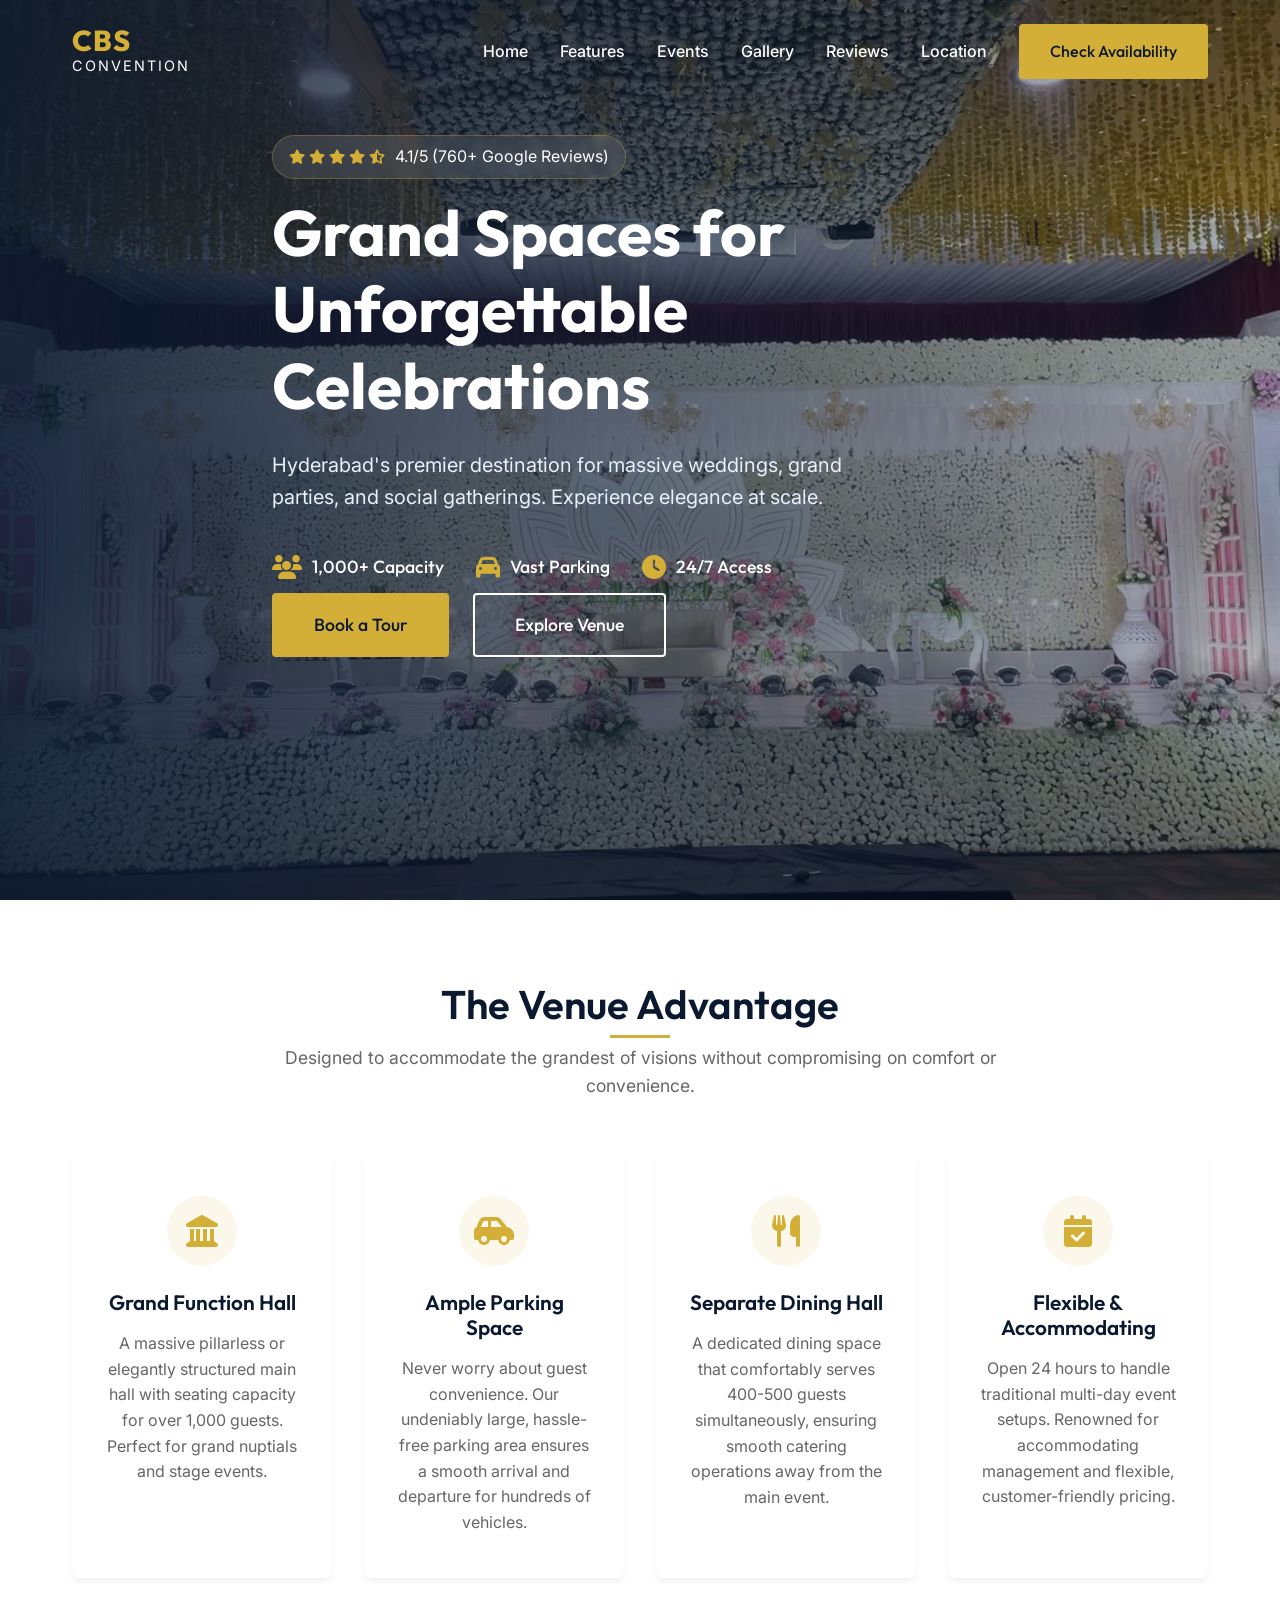
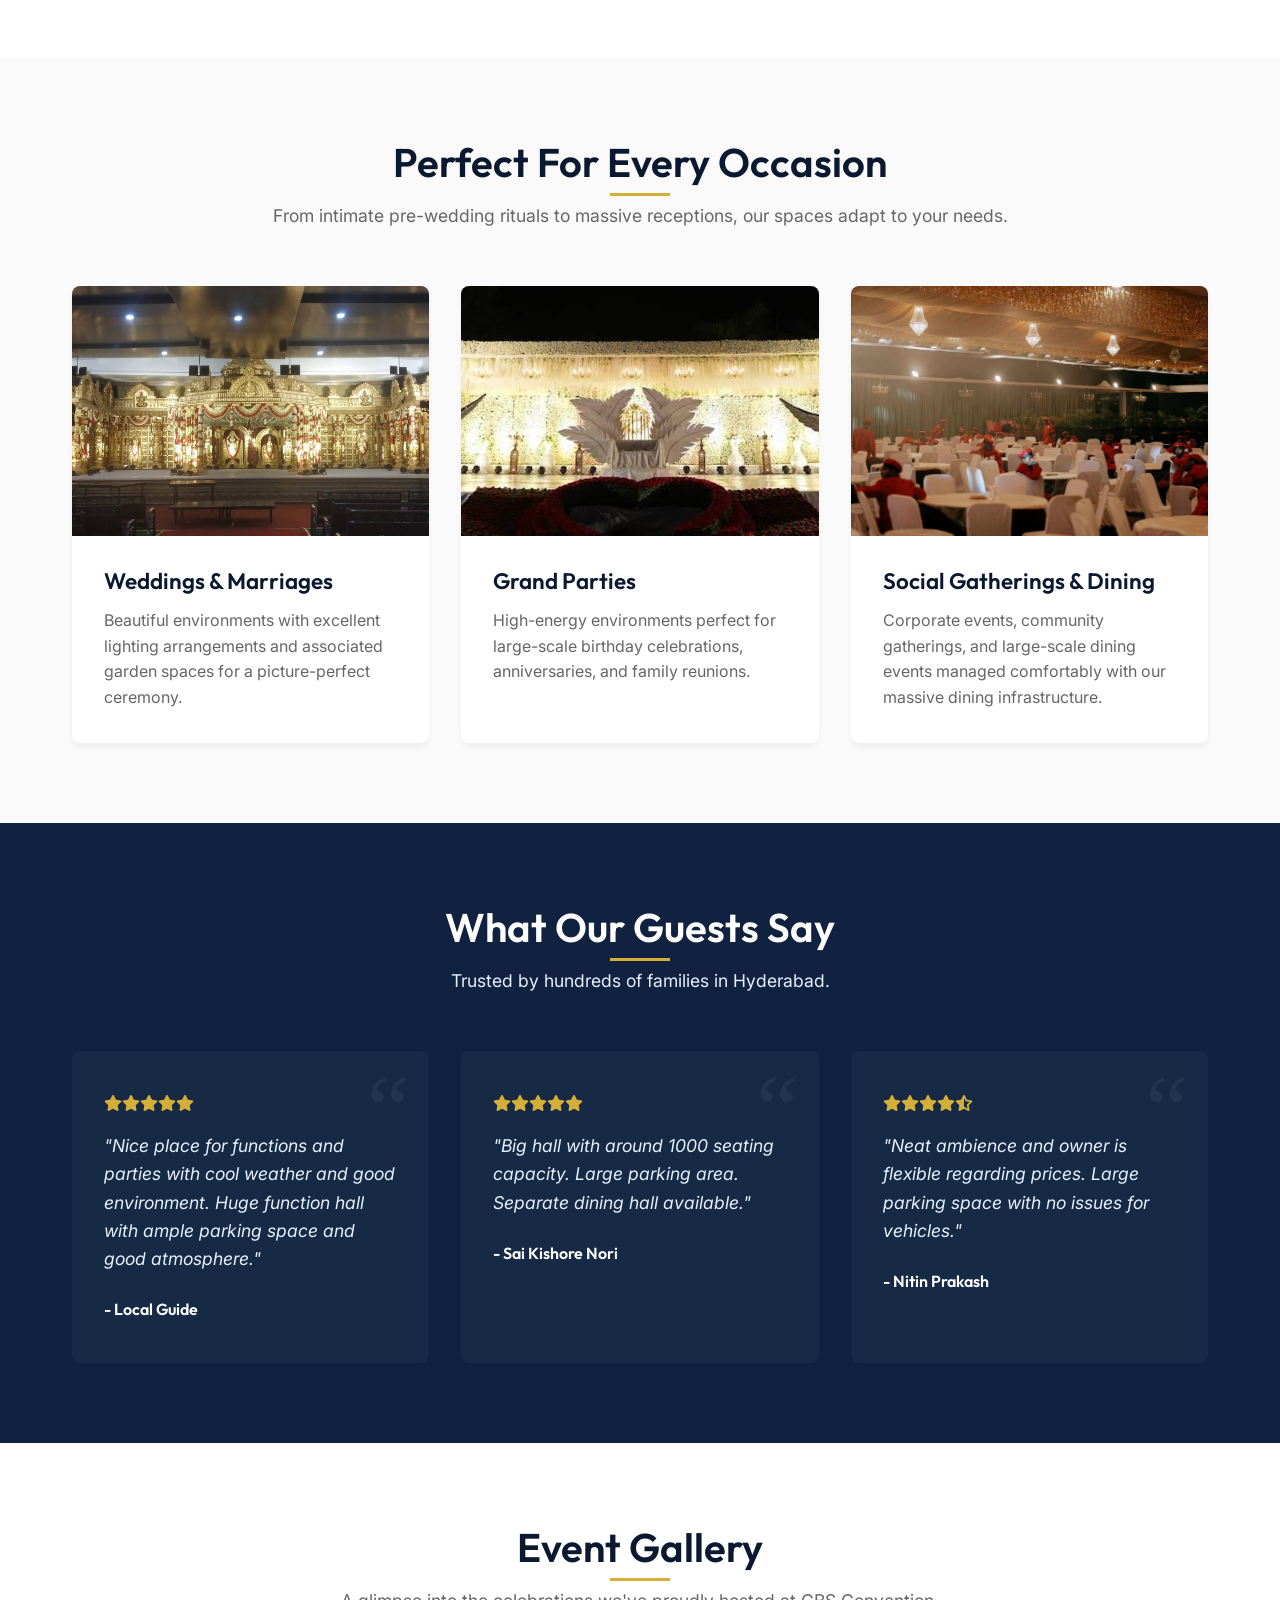
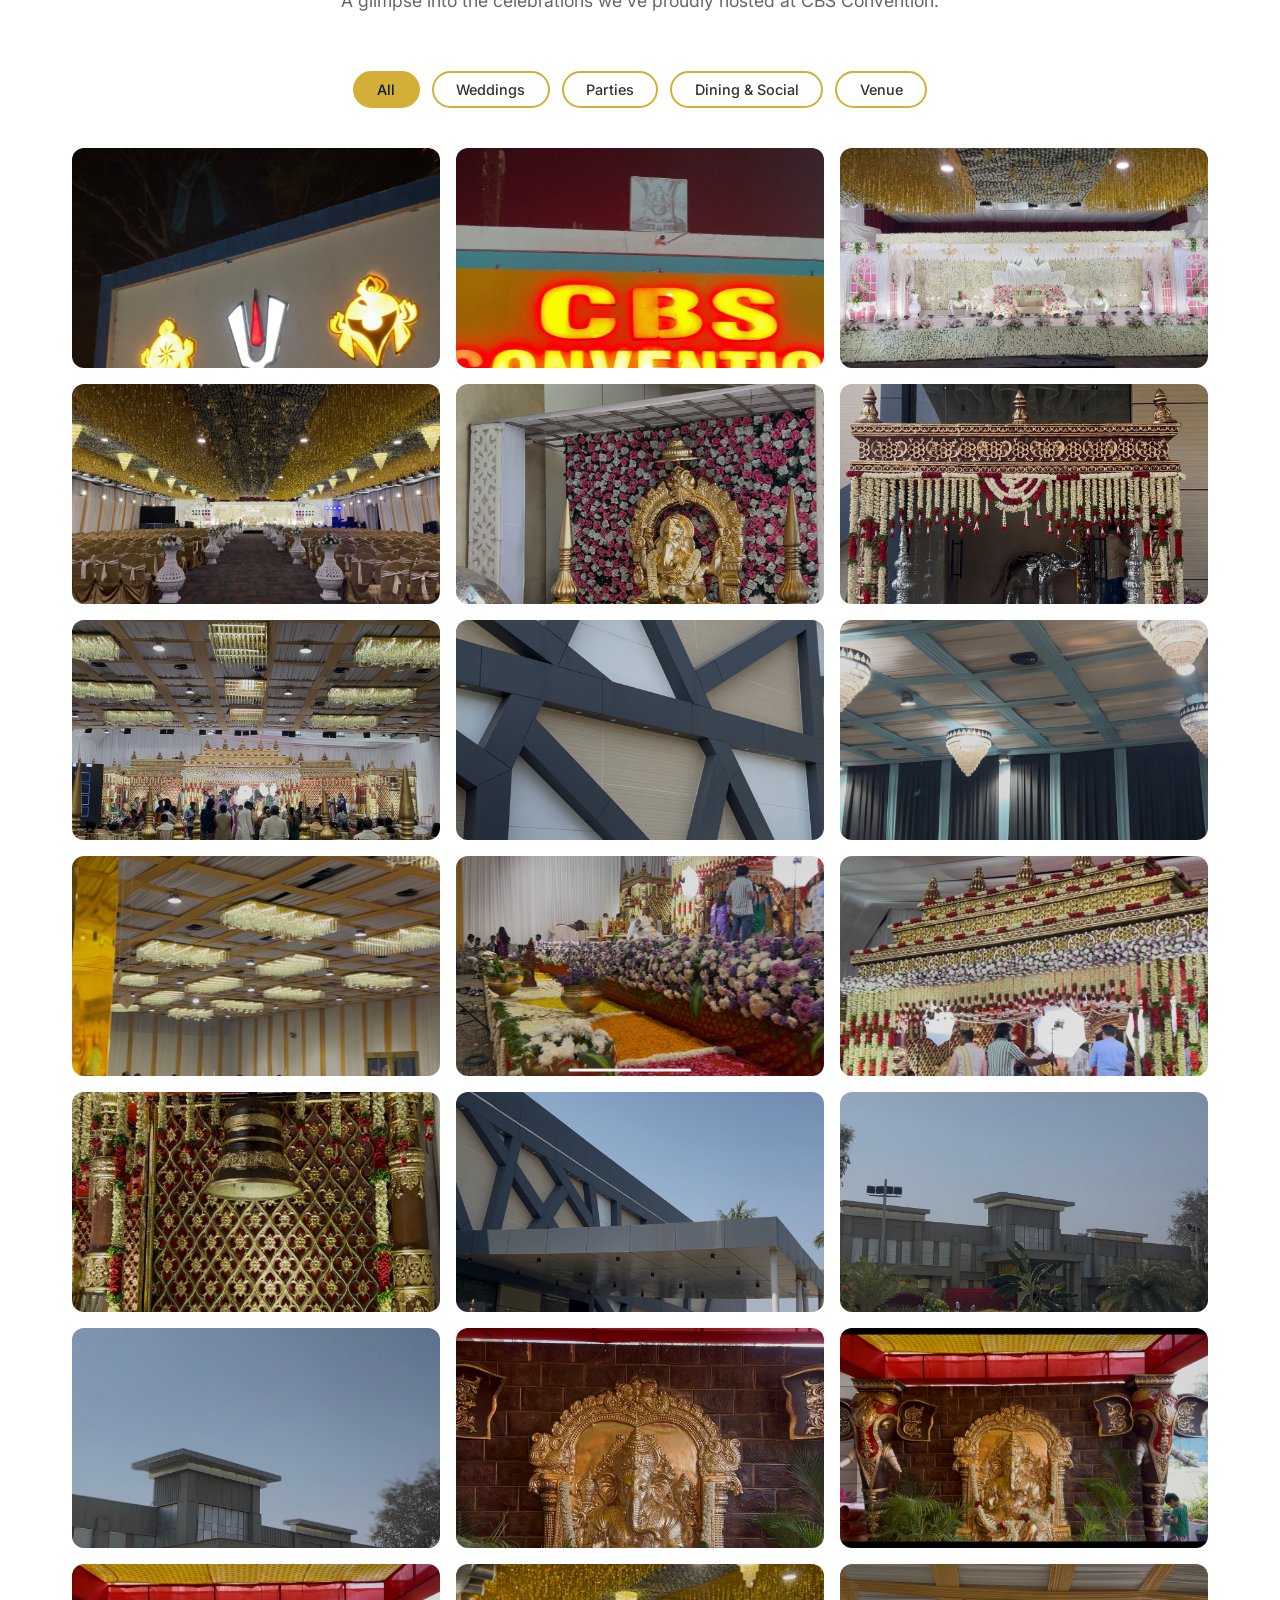
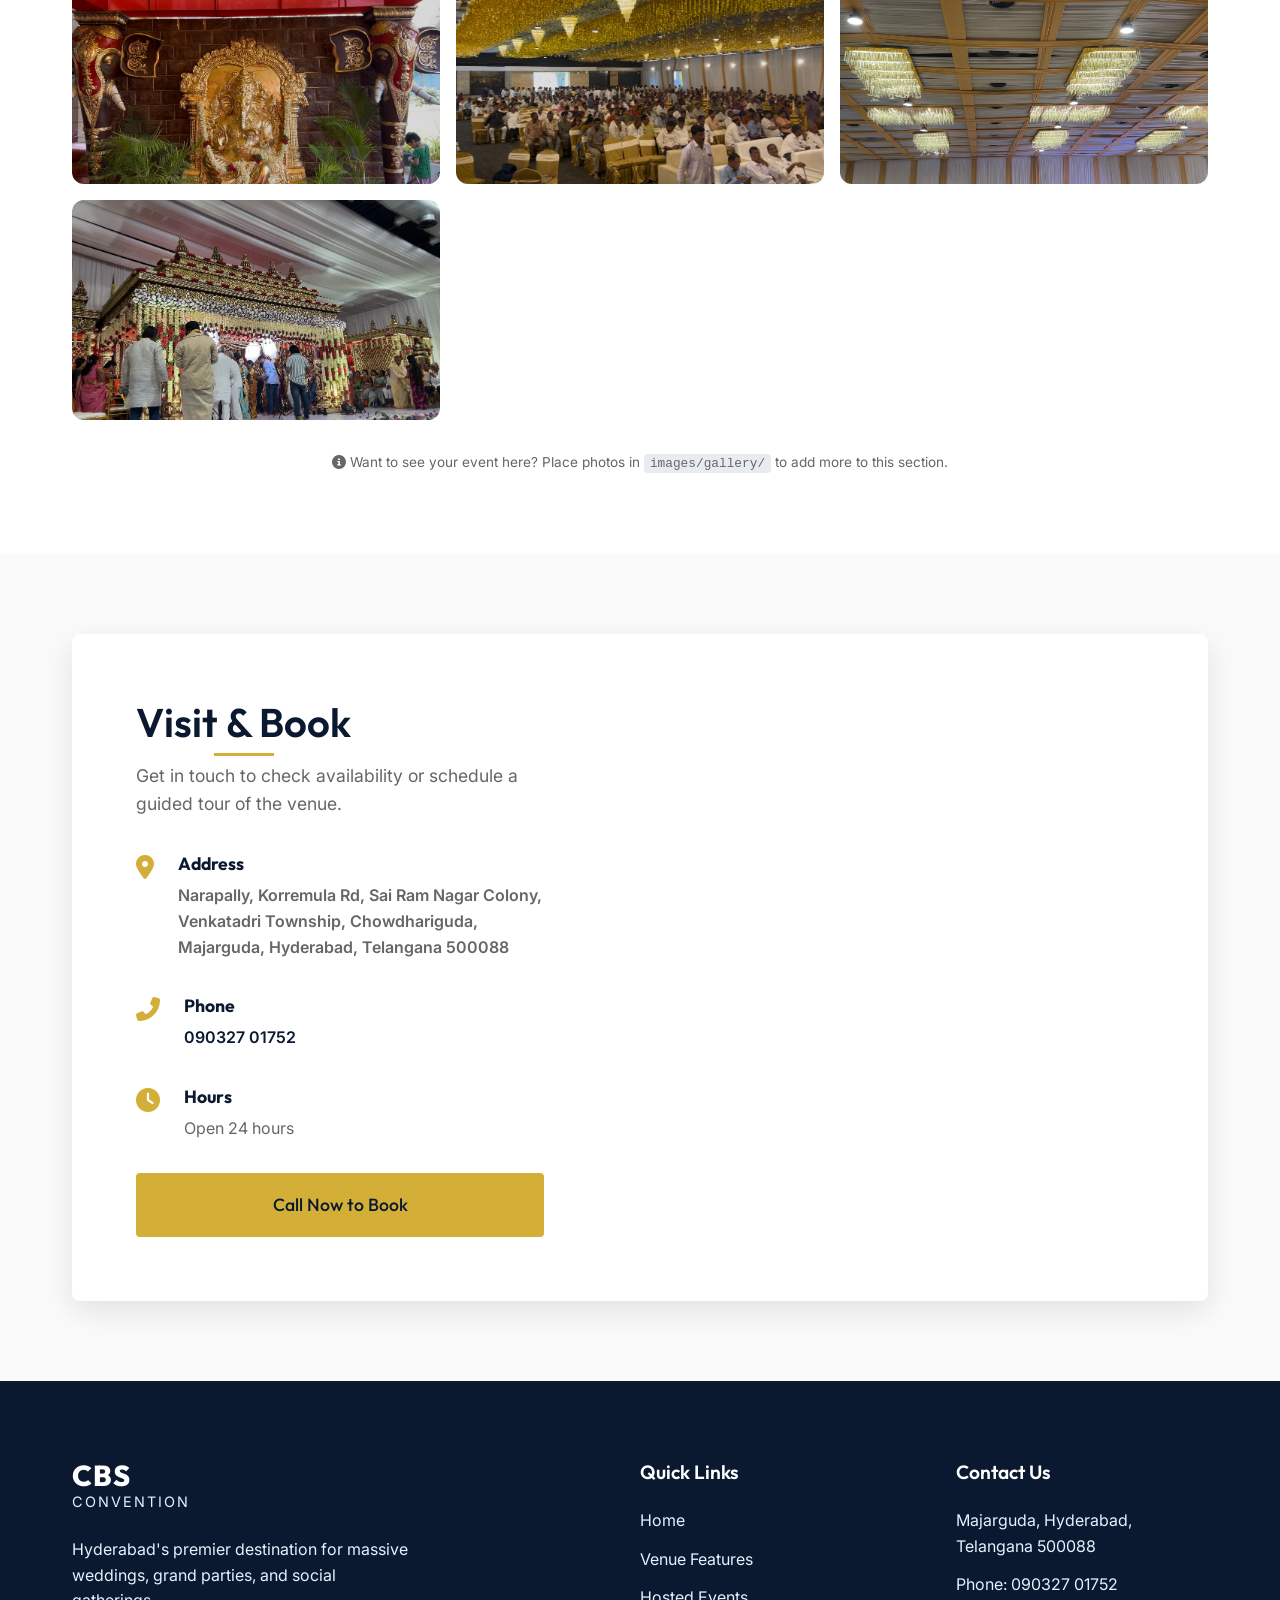
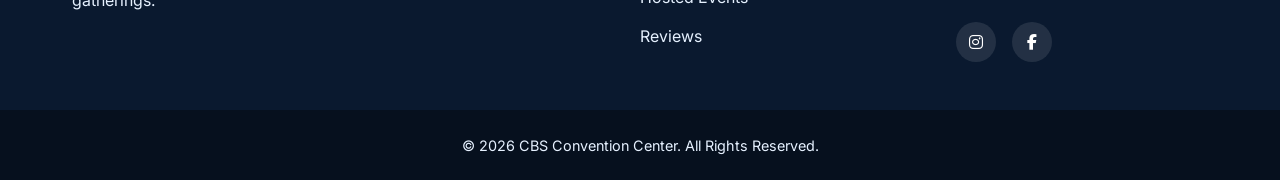
<file: index.html>
<!DOCTYPE html>
<html lang="en">

<head>
    <meta charset="UTF-8">
    <meta name="viewport" content="width=device-width, initial-scale=1.0">
    <title>CBS Convention Center | Premium Function Hall in Hyderabad</title>
    <meta name="description"
        content="Host your grand weddings and events at CBS Convention Center, Majarguda, Hyderabad. 1000+ capacity, ample parking, and 24/7 availability. Rated 4.1 Stars.">

    <!-- Google Fonts -->
    <link rel="preconnect" href="https://fonts.googleapis.com">
    <link rel="preconnect" href="https://fonts.gstatic.com" crossorigin>
    <link
        href="https://fonts.googleapis.com/css2?family=Inter:wght@300;400;500;600&family=Outfit:wght@300;400;500;600;700;800&display=swap"
        rel="stylesheet">

    <!-- Font Awesome -->
    <link rel="stylesheet" href="https://cdnjs.cloudflare.com/ajax/libs/font-awesome/6.4.0/css/all.min.css">

    <!-- Custom CSS -->
    <link rel="stylesheet" href="css/style.css">
</head>

<body>

    <!-- Navigation -->
    <nav class="navbar">
        <div class="container nav-container">
            <a href="#" class="logo">
                <span class="logo-cbs">CBS</span>
                <span class="logo-sub">Convention</span>
            </a>

            <button class="mobile-toggle" aria-label="Toggle Navigation">
                <i class="fas fa-bars"></i>
            </button>

            <ul class="nav-links">
                <li><a href="#home">Home</a></li>
                <li><a href="#features">Features</a></li>
                <li><a href="#events">Events</a></li>
                <li><a href="#gallery">Gallery</a></li>
                <li><a href="#reviews">Reviews</a></li>
                <li><a href="#contact">Location</a></li>
                <li class="mobile-only-btn"><a href="check-availability.html" class="btn btn-primary nav-btn">Check
                        Availability</a></li>
            </ul>
        </div>
    </nav>

    <!-- Hero Section -->
    <section id="home" class="hero">
        <div class="hero-bg">
            <div class="hero-overlay"></div>
        </div>
        <div class="container hero-content">
            <div class="trust-badge">
                <div class="stars">
                    <i class="fas fa-star"></i>
                    <i class="fas fa-star"></i>
                    <i class="fas fa-star"></i>
                    <i class="fas fa-star"></i>
                    <i class="fas fa-star-half-alt"></i>
                </div>
                <span>4.1/5 (760+ Google Reviews)</span>
            </div>

            <h1 class="hero-title">Grand Spaces for Unforgettable Celebrations</h1>
            <p class="hero-subtitle">Hyderabad's premier destination for massive weddings, grand parties, and social
                gatherings. Experience elegance at scale.</p>

            <div class="hero-stats">
                <div class="stat-item">
                    <i class="fas fa-users icon-gold"></i>
                    <span>1,000+ Capacity</span>
                </div>
                <div class="stat-item">
                    <i class="fas fa-car icon-gold"></i>
                    <span>Vast Parking</span>
                </div>
                <div class="stat-item">
                    <i class="fas fa-clock icon-gold"></i>
                    <span>24/7 Access</span>
                </div>
            </div>

            <div class="hero-actions">
                <a href="#contact" class="btn btn-primary btn-large">Book a Tour</a>
                <a href="#features" class="btn btn-outline btn-large">Explore Venue</a>
            </div>
        </div>
    </section>

    <!-- The Venue Advantage -->
    <section id="features" class="section bg-light">
        <div class="container">
            <div class="section-header">
                <h2 class="section-title">The Venue Advantage</h2>
                <p class="section-desc">Designed to accommodate the grandest of visions without compromising on comfort
                    or convenience.</p>
            </div>

            <div class="features-grid">
                <!-- Feature 1 -->
                <div class="feature-card">
                    <div class="feature-icon"><i class="fas fa-landmark"></i></div>
                    <h3>Grand Function Hall</h3>
                    <p>A massive pillarless or elegantly structured main hall with seating capacity for over 1,000
                        guests. Perfect for grand nuptials and stage events.</p>
                </div>
                <!-- Feature 2 -->
                <div class="feature-card">
                    <div class="feature-icon"><i class="fas fa-car-side"></i></div>
                    <h3>Ample Parking Space</h3>
                    <p>Never worry about guest convenience. Our undeniably large, hassle-free parking area ensures a
                        smooth arrival and departure for hundreds of vehicles.</p>
                </div>
                <!-- Feature 3 -->
                <div class="feature-card">
                    <div class="feature-icon"><i class="fas fa-utensils"></i></div>
                    <h3>Separate Dining Hall</h3>
                    <p>A dedicated dining space that comfortably serves 400-500 guests simultaneously, ensuring smooth
                        catering operations away from the main event.</p>
                </div>
                <!-- Feature 4 -->
                <div class="feature-card">
                    <div class="feature-icon"><i class="fas fa-calendar-check"></i></div>
                    <h3>Flexible & Accommodating</h3>
                    <p>Open 24 hours to handle traditional multi-day event setups. Renowned for accommodating management
                        and flexible, customer-friendly pricing.</p>
                </div>
            </div>
        </div>
    </section>

    <!-- Hosted Events -->
    <section id="events" class="section">
        <div class="container">
            <div class="section-header">
                <h2 class="section-title">Perfect For Every Occasion</h2>
                <p class="section-desc">From intimate pre-wedding rituals to massive receptions, our spaces adapt to
                    your needs.</p>
            </div>

            <div class="events-grid">
                <!-- Event 1 -->
                <div class="event-card">
                    <div class="event-img"
                        style="background-image: url('images/weddings.png'); background-size: cover; background-position: center;">
                        <!-- Image applied via inline style -->
                    </div>
                    <div class="event-content">
                        <h3>Weddings & Marriages</h3>
                        <p>Beautiful environments with excellent lighting arrangements and associated garden spaces for
                            a picture-perfect ceremony.</p>
                    </div>
                </div>
                <!-- Event 2 -->
                <div class="event-card">
                    <div class="event-img"
                        style="background-image: url('images/grand_parties.png'); background-size: cover; background-position: center;">
                        <!-- Image applied via inline style -->
                    </div>
                    <div class="event-content">
                        <h3>Grand Parties</h3>
                        <p>High-energy environments perfect for large-scale birthday celebrations, anniversaries, and
                            family reunions.</p>
                    </div>
                </div>
                <!-- Event 3 -->
                <div class="event-card">
                    <div class="event-img"
                        style="background-image: url('images/dining_hall.png'); background-size: cover; background-position: center;">
                    </div>
                    <div class="event-content">
                        <h3>Social Gatherings & Dining</h3>
                        <p>Corporate events, community gatherings, and large-scale dining events managed comfortably
                            with our massive dining infrastructure.</p>
                    </div>
                </div>
            </div>
        </div>
    </section>

    <!-- Social Proof / Reviews -->
    <section id="reviews" class="section bg-dark text-white">
        <div class="container">
            <div class="section-header">
                <h2 class="section-title text-white">What Our Guests Say</h2>
                <p class="section-desc text-light">Trusted by hundreds of families in Hyderabad.</p>
            </div>

            <div class="reviews-grid">
                <div class="review-card">
                    <div class="review-stars">
                        <i class="fas fa-star"></i><i class="fas fa-star"></i><i class="fas fa-star"></i><i
                            class="fas fa-star"></i><i class="fas fa-star"></i>
                    </div>
                    <p class="review-text">"Nice place for functions and parties with cool weather and good environment.
                        Huge function hall with ample parking space and good atmosphere."</p>
                    <p class="review-author">- Local Guide</p>
                </div>
                <div class="review-card">
                    <div class="review-stars">
                        <i class="fas fa-star"></i><i class="fas fa-star"></i><i class="fas fa-star"></i><i
                            class="fas fa-star"></i><i class="fas fa-star"></i>
                    </div>
                    <p class="review-text">"Big hall with around 1000 seating capacity. Large parking area. Separate
                        dining hall available."</p>
                    <p class="review-author">- Sai Kishore Nori</p>
                </div>
                <div class="review-card">
                    <div class="review-stars">
                        <i class="fas fa-star"></i><i class="fas fa-star"></i><i class="fas fa-star"></i><i
                            class="fas fa-star"></i><i class="fas fa-star-half-alt"></i>
                    </div>
                    <p class="review-text">"Neat ambience and owner is flexible regarding prices. Large parking space
                        with no issues for vehicles."</p>
                    <p class="review-author">- Nitin Prakash</p>
                </div>
            </div>
        </div>
    </section>

    <!-- Gallery Section -->
    <section id="gallery" class="section bg-light">
        <div class="container">
            <div class="section-header">
                <h2 class="section-title">Event Gallery</h2>
                <p class="section-desc">A glimpse into the celebrations we've proudly hosted at CBS Convention.</p>
            </div>

            <!-- Filter Tabs -->
            <div class="gallery-filters">
                <button class="filter-btn active" data-filter="all">All</button>
                <button class="filter-btn" data-filter="wedding">Weddings</button>
                <button class="filter-btn" data-filter="party">Parties</button>
                <button class="filter-btn" data-filter="dining">Dining &amp; Social</button>
                <button class="filter-btn" data-filter="venue">Venue</button>
            </div>

            <!-- Gallery Grid -->
            <div class="gallery-grid" id="galleryGrid">

                <!-- Uploaded Images -->
                <div class="gallery-item" data-category="wedding" data-type="image">
                    <div class="gallery-thumb" style="background-image: url('images/gallery/IMG_5518.PNG');">
                        <div class="gallery-overlay"><i class="fas fa-expand-alt"></i><span>Event Gallery</span>
                        </div>
                    </div>
                </div>
                <div class="gallery-item" data-category="party" data-type="image">
                    <div class="gallery-thumb" style="background-image: url('images/gallery/IMG_5519.PNG');">
                        <div class="gallery-overlay"><i class="fas fa-expand-alt"></i><span>Event Gallery</span>
                        </div>
                    </div>
                </div>
                <div class="gallery-item" data-category="wedding" data-type="image">
                    <div class="gallery-thumb" style="background-image: url('images/gallery/IMG_5520.PNG');">
                        <div class="gallery-overlay"><i class="fas fa-expand-alt"></i><span>Event Gallery</span>
                        </div>
                    </div>
                </div>
                <div class="gallery-item" data-category="party" data-type="image">
                    <div class="gallery-thumb" style="background-image: url('images/gallery/IMG_5521.PNG');">
                        <div class="gallery-overlay"><i class="fas fa-expand-alt"></i><span>Event Gallery</span>
                        </div>
                    </div>
                </div>
                <div class="gallery-item" data-category="wedding" data-type="image">
                    <div class="gallery-thumb" style="background-image: url('images/gallery/IMG_5522.PNG');">
                        <div class="gallery-overlay"><i class="fas fa-expand-alt"></i><span>Event Gallery</span>
                        </div>
                    </div>
                </div>
                <div class="gallery-item" data-category="party" data-type="image">
                    <div class="gallery-thumb" style="background-image: url('images/gallery/IMG_5523.PNG');">
                        <div class="gallery-overlay"><i class="fas fa-expand-alt"></i><span>Event Gallery</span>
                        </div>
                    </div>
                </div>
                <div class="gallery-item" data-category="wedding" data-type="image">
                    <div class="gallery-thumb" style="background-image: url('images/gallery/IMG_5524.PNG');">
                        <div class="gallery-overlay"><i class="fas fa-expand-alt"></i><span>Event Gallery</span>
                        </div>
                    </div>
                </div>
                <div class="gallery-item" data-category="party" data-type="image">
                    <div class="gallery-thumb" style="background-image: url('images/gallery/IMG_5525.PNG');">
                        <div class="gallery-overlay"><i class="fas fa-expand-alt"></i><span>Event Gallery</span>
                        </div>
                    </div>
                </div>
                <div class="gallery-item" data-category="wedding" data-type="image">
                    <div class="gallery-thumb" style="background-image: url('images/gallery/IMG_5526.PNG');">
                        <div class="gallery-overlay"><i class="fas fa-expand-alt"></i><span>Event Gallery</span>
                        </div>
                    </div>
                </div>
                <div class="gallery-item" data-category="party" data-type="image">
                    <div class="gallery-thumb" style="background-image: url('images/gallery/IMG_5527.PNG');">
                        <div class="gallery-overlay"><i class="fas fa-expand-alt"></i><span>Event Gallery</span>
                        </div>
                    </div>
                </div>
                <div class="gallery-item" data-category="wedding" data-type="image">
                    <div class="gallery-thumb" style="background-image: url('images/gallery/IMG_5528.PNG');">
                        <div class="gallery-overlay"><i class="fas fa-expand-alt"></i><span>Event Gallery</span>
                        </div>
                    </div>
                </div>
                <div class="gallery-item" data-category="party" data-type="image">
                    <div class="gallery-thumb" style="background-image: url('images/gallery/IMG_5529.PNG');">
                        <div class="gallery-overlay"><i class="fas fa-expand-alt"></i><span>Event Gallery</span>
                        </div>
                    </div>
                </div>
                <div class="gallery-item" data-category="wedding" data-type="image">
                    <div class="gallery-thumb" style="background-image: url('images/gallery/IMG_5530.PNG');">
                        <div class="gallery-overlay"><i class="fas fa-expand-alt"></i><span>Event Gallery</span>
                        </div>
                    </div>
                </div>
                <div class="gallery-item" data-category="party" data-type="image">
                    <div class="gallery-thumb" style="background-image: url('images/gallery/IMG_5531.PNG');">
                        <div class="gallery-overlay"><i class="fas fa-expand-alt"></i><span>Event Gallery</span>
                        </div>
                    </div>
                </div>
                <div class="gallery-item" data-category="wedding" data-type="image">
                    <div class="gallery-thumb" style="background-image: url('images/gallery/IMG_5532.PNG');">
                        <div class="gallery-overlay"><i class="fas fa-expand-alt"></i><span>Event Gallery</span>
                        </div>
                    </div>
                </div>
                <div class="gallery-item" data-category="party" data-type="image">
                    <div class="gallery-thumb" style="background-image: url('images/gallery/IMG_5533.PNG');">
                        <div class="gallery-overlay"><i class="fas fa-expand-alt"></i><span>Event Gallery</span>
                        </div>
                    </div>
                </div>
                <div class="gallery-item" data-category="wedding" data-type="image">
                    <div class="gallery-thumb" style="background-image: url('images/gallery/IMG_5534.PNG');">
                        <div class="gallery-overlay"><i class="fas fa-expand-alt"></i><span>Event Gallery</span>
                        </div>
                    </div>
                </div>
                <div class="gallery-item" data-category="party" data-type="image">
                    <div class="gallery-thumb" style="background-image: url('images/gallery/IMG_5535.PNG');">
                        <div class="gallery-overlay"><i class="fas fa-expand-alt"></i><span>Event Gallery</span>
                        </div>
                    </div>
                </div>
                <div class="gallery-item" data-category="wedding" data-type="image">
                    <div class="gallery-thumb" style="background-image: url('images/gallery/IMG_5536.PNG');">
                        <div class="gallery-overlay"><i class="fas fa-expand-alt"></i><span>Event Gallery</span>
                        </div>
                    </div>
                </div>
                <div class="gallery-item" data-category="party" data-type="image">
                    <div class="gallery-thumb" style="background-image: url('images/gallery/IMG_5537.PNG');">
                        <div class="gallery-overlay"><i class="fas fa-expand-alt"></i><span>Event Gallery</span>
                        </div>
                    </div>
                </div>
                <div class="gallery-item" data-category="wedding" data-type="image">
                    <div class="gallery-thumb" style="background-image: url('images/gallery/IMG_5538.PNG');">
                        <div class="gallery-overlay"><i class="fas fa-expand-alt"></i><span>Event Gallery</span>
                        </div>
                    </div>
                </div>
                <div class="gallery-item" data-category="party" data-type="image">
                    <div class="gallery-thumb" style="background-image: url('images/gallery/IMG_5539.PNG');">
                        <div class="gallery-overlay"><i class="fas fa-expand-alt"></i><span>Event Gallery</span>
                        </div>
                    </div>
                </div>

            </div><!-- end gallery-grid -->

            <!-- Upload Notice -->
            <p class="gallery-upload-note">
                <i class="fas fa-info-circle"></i>
                Want to see your event here? Place photos in <code>images/gallery/</code> to add more to this section.
            </p>
        </div>
    </section>

    <!-- Lightbox Modal -->
    <div class="lightbox-overlay" id="lightboxOverlay">
        <button class="lightbox-close" id="lightboxClose"><i class="fas fa-times"></i></button>
        <button class="lightbox-nav lightbox-prev" id="lightboxPrev"><i class="fas fa-chevron-left"></i></button>
        <div class="lightbox-content" id="lightboxContent"></div>
        <button class="lightbox-nav lightbox-next" id="lightboxNext"><i class="fas fa-chevron-right"></i></button>
        <div class="lightbox-caption" id="lightboxCaption"></div>
    </div>

    <!-- Contact & Location -->
    <section id="contact" class="section">
        <div class="container">
            <div class="contact-wrapper">
                <div class="contact-info">
                    <h2 class="section-title" style="text-align: left;">Visit & Book</h2>
                    <p class="section-desc" style="text-align: left; margin-left: 0; max-width: 100%;">Get in touch to
                        check availability or schedule a guided tour of the venue.</p>

                    <ul class="contact-details">
                        <li>
                            <i class="fas fa-map-marker-alt"></i>
                            <div>
                                <strong>Address</strong>
                                <p><a href="https://maps.app.goo.gl/VouyzxowLirX9i7p6" target="_blank"
                                        rel="noopener noreferrer"
                                        style="color: var(--text-color); text-decoration: none;">Narapally, Korremula
                                        Rd, Sai Ram Nagar Colony, Venkatadri Township, Chowdhariguda,
                                        Majarguda, Hyderabad, Telangana 500088</a></p>
                            </div>
                        </li>
                        <li>
                            <i class="fas fa-phone-alt"></i>
                            <div>
                                <strong>Phone</strong>
                                <p><a href="tel:09032701752">090327 01752</a></p>
                            </div>
                        </li>
                        <li>
                            <i class="fas fa-clock"></i>
                            <div>
                                <strong>Hours</strong>
                                <p>Open 24 hours</p>
                            </div>
                        </li>
                    </ul>

                    <div class="contact-cta mt-4">
                        <a href="tel:09032701752" class="btn btn-primary btn-large w-100 text-center">Call Now to
                            Book</a>
                    </div>
                </div>

                <div class="contact-map">
                    <iframe
                        src="https://maps.google.com/maps?q=CBS+Convention,+Majarguda,+Hyderabad&t=&z=15&ie=UTF8&iwloc=&output=embed"
                        width="100%" height="100%" style="border:0;" allowfullscreen="" loading="lazy"
                        referrerpolicy="no-referrer-when-downgrade">
                    </iframe>
                </div>
            </div>
        </div>
    </section>

    <!-- Footer -->
    <footer class="footer">
        <div class="container footer-content">
            <div class="footer-brand">
                <a href="#" class="logo">
                    <span class="logo-cbs text-white">CBS</span>
                    <span class="logo-sub text-light">Convention</span>
                </a>
                <p>Hyderabad's premier destination for massive weddings, grand parties, and social gatherings.</p>
            </div>

            <div class="footer-links">
                <h4>Quick Links</h4>
                <ul>
                    <li><a href="#home">Home</a></li>
                    <li><a href="#features">Venue Features</a></li>
                    <li><a href="#events">Hosted Events</a></li>
                    <li><a href="#reviews">Reviews</a></li>
                </ul>
            </div>

            <div class="footer-contact">
                <h4>Contact Us</h4>
                <p>Majarguda, Hyderabad, Telangana 500088</p>
                <p>Phone: 090327 01752</p>
                <div class="social-icons mt-3">
                    <a href="https://instagram.com" target="_blank" aria-label="Instagram"><i
                            class="fab fa-instagram"></i></a>
                    <a href="#" aria-label="Facebook"><i class="fab fa-facebook-f"></i></a>
                </div>
            </div>
        </div>
        <div class="footer-bottom">
            <div class="container">
                <p>&copy; 2026 CBS Convention Center. All Rights Reserved.</p>
            </div>
        </div>
    </footer>

    <!-- Custom JS -->
    <script src="js/script.js"></script>
</body>

</html>
</file>
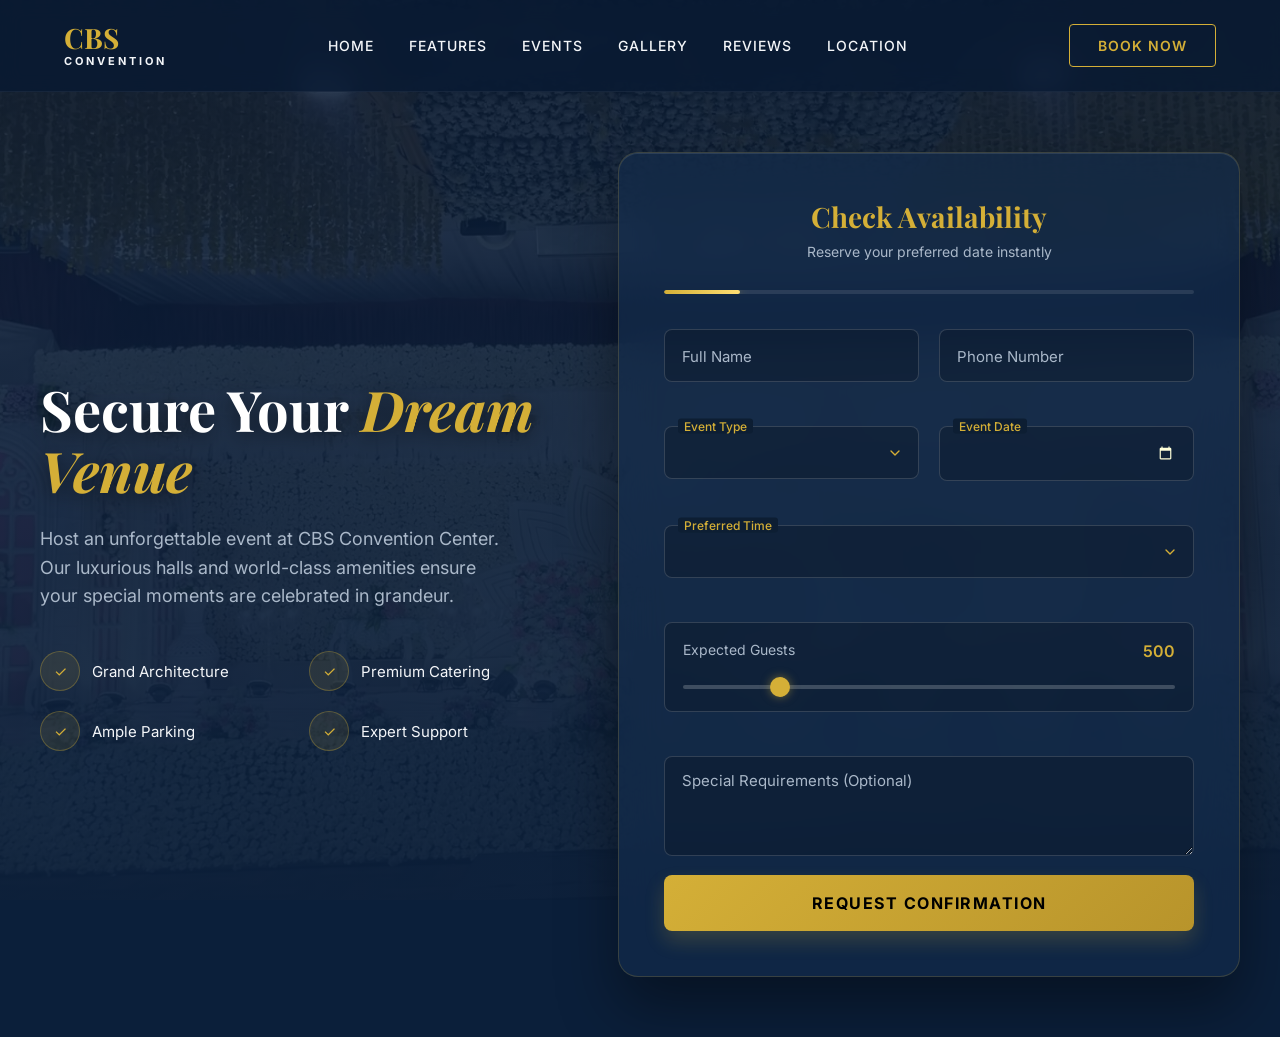
<file: check-availability.html>
<!DOCTYPE html>
<html lang="en">

<head>
    <meta charset="UTF-8">
    <meta name="viewport" content="width=device-width, initial-scale=1.0">
    <title>Check Availability | CBS Convention</title>
    <link
        href="https://fonts.googleapis.com/css2?family=Inter:wght@300;400;500;600&family=Playfair+Display:wght@400;600;700&display=swap"
        rel="stylesheet">
    <style>
        html {
            overflow-x: hidden;
        }
        :root {
            --primary-dark: #0b1f3a;
            --primary-darker: #081a33;
            --gold: #d4af37;
            --gold-hover: #e8c555;
            --glass-bg: rgba(19, 43, 76, 0.65);
            --glass-border: rgba(212, 175, 55, 0.2);
            --text-light: #f4f6f9;
            --text-muted: #aab8c9;
        }

        * {
            margin: 0;
            padding: 0;
            box-sizing: border-box;
        }

        body {
            font-family: 'Inter', sans-serif;
            background: var(--primary-dark);
            color: var(--text-light);
            min-height: 100vh;
            display: flex;
            flex-direction: column;
            overflow-x: hidden;
            overflow-wrap: break-word;
        }

        /* BACKGROUND WITH PARALLAX/BLUR */
        .bg-wrapper {
            position: fixed;
            top: 0;
            left: 0;
            width: 100%;
            height: 100%;
            z-index: -1;
            background: linear-gradient(rgba(8, 26, 51, 0.85), rgba(11, 31, 58, 0.95)), url('images/hero_bg.png') center/cover no-repeat;
            animation: bgZoom 20s infinite alternate linear;
        }

        @keyframes bgZoom {
            0% {
                transform: scale(1);
            }

            100% {
                transform: scale(1.05);
            }
        }

        /* NAVBAR */
        .navbar {
            display: flex;
            justify-content: space-between;
            align-items: center;
            padding: 24px 5%;
            background: rgba(8, 26, 51, 0.8);
            backdrop-filter: blur(10px);
            border-bottom: 1px solid rgba(255, 255, 255, 0.05);
            position: sticky;
            top: 0;
            z-index: 100;
        }

        .logo {
            font-family: 'Playfair Display', serif;
            font-size: 28px;
            font-weight: 700;
            color: var(--gold);
            text-decoration: none;
            display: flex;
            flex-direction: column;
            line-height: 1;
        }

        .logo span {
            font-family: 'Inter', sans-serif;
            font-size: 11px;
            letter-spacing: 3px;
            color: var(--text-light);
            text-transform: uppercase;
            margin-top: 4px;
        }

        .nav-links {
            display: flex;
            gap: 35px;
        }

        .nav-links a {
            text-decoration: none;
            color: var(--text-light);
            font-size: 14px;
            font-weight: 500;
            text-transform: uppercase;
            letter-spacing: 1px;
            transition: color 0.3s ease;
            position: relative;
        }

        .nav-links a::after {
            content: '';
            position: absolute;
            bottom: -5px;
            left: 0;
            width: 0;
            height: 2px;
            background: var(--gold);
            transition: width 0.3s ease;
        }

        .nav-links a:hover {
            color: var(--gold);
        }

        .nav-links a:hover::after {
            width: 100%;
        }

        .nav-btn {
            background: transparent;
            color: var(--gold);
            padding: 12px 28px;
            border-radius: 4px;
            text-decoration: none;
            font-weight: 600;
            font-size: 14px;
            text-transform: uppercase;
            letter-spacing: 1px;
            border: 1px solid var(--gold);
            transition: all 0.3s ease;
        }

        .nav-btn:hover {
            background: var(--gold);
            color: var(--primary-darker);
            box-shadow: 0 0 20px rgba(212, 175, 55, 0.4);
            transform: translateY(-2px);
        }

        /* MAIN CONTENT */
        .main-content {
            flex: 1;
            display: flex;
            align-items: center;
            justify-content: center;
            padding: 60px 20px;
        }

        .layout-grid {
            max-width: 1200px;
            width: 100%;
            display: grid;
            grid-template-columns: 1fr 1.2fr;
            gap: 60px;
            align-items: center;
        }

        /* TEXT SECTION */
        .text-section {
            animation: slideUp 1s cubic-bezier(0.16, 1, 0.3, 1) forwards;
        }

        .text-section h1 {
            font-family: 'Playfair Display', serif;
            font-size: 56px;
            line-height: 1.1;
            margin-bottom: 24px;
            color: white;
            text-shadow: 0 4px 20px rgba(0, 0, 0, 0.5);
        }

        .text-section h1 span {
            color: var(--gold);
            font-style: italic;
        }

        .text-section p {
            font-size: 18px;
            line-height: 1.6;
            color: var(--text-muted);
            margin-bottom: 40px;
            max-width: 90%;
        }

        .features {
            display: grid;
            grid-template-columns: 1fr 1fr;
            gap: 20px;
        }

        .feature-item {
            display: flex;
            align-items: center;
            gap: 12px;
            font-size: 15px;
            color: var(--text-light);
        }

        .feature-icon {
            width: 40px;
            height: 40px;
            border-radius: 50%;
            background: rgba(212, 175, 55, 0.1);
            display: flex;
            align-items: center;
            justify-content: center;
            color: var(--gold);
            border: 1px solid rgba(212, 175, 55, 0.3);
        }

        /* FORM SECTION */
        .form-container {
            background: var(--glass-bg);
            backdrop-filter: blur(20px);
            -webkit-backdrop-filter: blur(20px);
            padding: 45px;
            border-radius: 20px;
            border: 1px solid var(--glass-border);
            box-shadow: 0 30px 60px rgba(0, 0, 0, 0.4), inset 0 1px 0 rgba(255, 255, 255, 0.1);
            opacity: 0;
            transform: translateY(30px);
            animation: fadeUp 1s 0.3s cubic-bezier(0.16, 1, 0.3, 1) forwards;
        }

        @keyframes fadeUp {
            to {
                opacity: 1;
                transform: translateY(0);
            }
        }

        @keyframes slideUp {
            from {
                opacity: 0;
                transform: translateY(40px);
            }

            to {
                opacity: 1;
                transform: translateY(0);
            }
        }

        .form-header {
            margin-bottom: 30px;
            text-align: center;
        }

        .form-header h2 {
            font-family: 'Playfair Display', serif;
            font-size: 28px;
            color: var(--gold);
            margin-bottom: 8px;
        }

        /* PROGRESS BAR */
        .progress {
            height: 4px;
            background: rgba(255, 255, 255, 0.1);
            border-radius: 4px;
            margin-bottom: 35px;
            overflow: hidden;
            position: relative;
        }

        .progress-bar {
            position: absolute;
            top: 0;
            left: 0;
            height: 100%;
            width: 0%;
            background: linear-gradient(90deg, var(--gold), #ffde73);
            box-shadow: 0 0 10px rgba(212, 175, 55, 0.5);
            transition: width 0.5s cubic-bezier(0.16, 1, 0.3, 1);
            border-radius: 4px;
        }

        /* FORM GRID */
        .form-grid {
            display: grid;
            grid-template-columns: 1fr 1fr;
            gap: 20px;
        }

        .form-group {
            position: relative;
            margin-bottom: 24px;
        }

        .form-group.full-width {
            grid-column: 1 / -1;
        }

        /* INPUTS */
        .form-control {
            width: 100%;
            padding: 16px 18px;
            border-radius: 8px;
            border: 1px solid rgba(255, 255, 255, 0.15);
            background: rgba(0, 0, 0, 0.2);
            color: white;
            font-size: 15px;
            font-family: 'Inter', sans-serif;
            transition: all 0.3s ease;
        }

        .form-control:focus {
            border-color: var(--gold);
            background: rgba(0, 0, 0, 0.4);
            outline: none;
            box-shadow: 0 0 0 4px rgba(212, 175, 55, 0.1);
        }

        select.form-control {
            appearance: none;
            cursor: pointer;
            background-image: url("data:image/svg+xml,%3Csvg xmlns='http://www.w3.org/2000/svg' width='24' height='24' viewBox='0 0 24 24' fill='none' stroke='%23d4af37' stroke-width='2' stroke-linecap='round' stroke-linejoin='round'%3E%3Cpolyline points='6 9 12 15 18 9'%3E%3C/polyline%3E%3C/svg%3E");
            background-repeat: no-repeat;
            background-position: right 15px center;
            background-size: 16px;
            padding-right: 45px;
        }

        select.form-control option {
            background: var(--primary-darker);
            color: white;
        }

        /* FLOATING LABEL */
        .floating-label {
            position: absolute;
            top: 50%;
            left: 18px;
            transform: translateY(-50%);
            font-size: 15px;
            color: var(--text-muted);
            pointer-events: none;
            transition: all 0.25s ease;
            background: transparent;
        }

        textarea.form-control {
            resize: vertical;
            min-height: 100px;
        }

        textarea~.floating-label {
            top: 24px;
        }

        .form-control:focus~.floating-label,
        .form-control:not(:placeholder-shown)~.floating-label {
            top: 0;
            left: 14px;
            font-size: 12px;
            font-weight: 500;
            color: var(--gold);
            background: #0d1e33;
            padding: 0 6px;
            transform: translateY(-50%);
            border-radius: 3px;
        }

        /* Date input fix */
        input[type="date"].form-control {
            color: transparent;
        }

        input[type="date"].form-control:focus,
        input[type="date"].form-control:valid {
            color: white;
        }

        input[type="date"]::-webkit-calendar-picker-indicator {
            filter: invert(1) sepia(1) saturate(5) hue-rotate(15deg) brightness(1.2);
            cursor: pointer;
        }

        /* SLIDER */
        .slider-container {
            background: rgba(0, 0, 0, 0.2);
            border: 1px solid rgba(255, 255, 255, 0.15);
            border-radius: 8px;
            padding: 18px;
        }

        .slider-header {
            display: flex;
            justify-content: space-between;
            margin-bottom: 12px;
            font-size: 14px;
            color: var(--text-muted);
        }

        .slider-header span {
            color: var(--gold);
            font-weight: 600;
            font-size: 16px;
        }

        input[type="range"] {
            width: 100%;
            -webkit-appearance: none;
            appearance: none;
            height: 4px;
            background: rgba(255, 255, 255, 0.2);
            border-radius: 2px;
            outline: none;
        }

        input[type="range"]::-webkit-slider-thumb {
            -webkit-appearance: none;
            appearance: none;
            width: 20px;
            height: 20px;
            border-radius: 50%;
            background: var(--gold);
            cursor: pointer;
            box-shadow: 0 0 10px rgba(212, 175, 55, 0.5);
            transition: 0.2s;
        }

        input[type="range"]::-webkit-slider-thumb:hover {
            transform: scale(1.2);
        }

        /* BUTTON */
        .submit-btn {
            background: linear-gradient(135deg, var(--gold), #b8942b);
            color: #000;
            border: none;
            width: 100%;
            padding: 18px;
            font-size: 16px;
            font-weight: 700;
            font-family: 'Inter', sans-serif;
            text-transform: uppercase;
            letter-spacing: 1.5px;
            border-radius: 8px;
            cursor: pointer;
            transition: all 0.3s ease;
            box-shadow: 0 10px 20px rgba(212, 175, 55, 0.2);
            position: relative;
            overflow: hidden;
            margin-top: 10px;
        }

        .submit-btn::before {
            content: '';
            position: absolute;
            top: 0;
            left: -100%;
            width: 50%;
            height: 100%;
            background: linear-gradient(to right, rgba(255, 255, 255, 0) 0%, rgba(255, 255, 255, 0.3) 50%, rgba(255, 255, 255, 0) 100%);
            transform: skewX(-25deg);
            transition: all 0.6s ease;
        }

        .submit-btn:hover {
            transform: translateY(-3px);
            box-shadow: 0 15px 25px rgba(212, 175, 55, 0.3);
        }

        .submit-btn:hover::before {
            left: 200%;
        }

        /* POPUP */
        .popup-overlay {
            position: fixed;
            top: 0;
            left: 0;
            width: 100%;
            height: 100%;
            background: rgba(0, 0, 0, 0.7);
            backdrop-filter: blur(5px);
            display: flex;
            align-items: center;
            justify-content: center;
            opacity: 0;
            visibility: hidden;
            transition: all 0.4s ease;
            z-index: 1000;
        }

        .popup-overlay.active {
            opacity: 1;
            visibility: visible;
        }

        .popup {
            background: var(--primary-darker);
            border: 1px solid var(--gold);
            padding: 50px;
            border-radius: 16px;
            text-align: center;
            box-shadow: 0 20px 50px rgba(0, 0, 0, 0.5), 0 0 40px rgba(212, 175, 55, 0.1);
            transform: scale(0.8) translateY(20px);
            transition: all 0.4s cubic-bezier(0.16, 1, 0.3, 1);
            max-width: 450px;
            width: 90%;
        }

        .popup-overlay.active .popup {
            transform: scale(1) translateY(0);
        }

        .success-icon {
            width: 80px;
            height: 80px;
            margin: 0 auto 20px;
            background: rgba(212, 175, 55, 0.1);
            border-radius: 50%;
            display: flex;
            align-items: center;
            justify-content: center;
            color: var(--gold);
            font-size: 40px;
            border: 2px solid var(--gold);
        }

        .popup h2 {
            font-family: 'Playfair Display', serif;
            font-size: 32px;
            color: white;
            margin-bottom: 12px;
        }

        .popup p {
            color: var(--text-muted);
            margin-bottom: 30px;
            line-height: 1.5;
        }

        .popup button {
            background: var(--gold);
            color: #000;
            border: none;
            padding: 14px 35px;
            font-weight: 600;
            font-size: 15px;
            border-radius: 8px;
            cursor: pointer;
            text-transform: uppercase;
            letter-spacing: 1px;
            transition: 0.3s;
        }

        .popup button:hover {
            background: white;
            box-shadow: 0 0 20px rgba(255, 255, 255, 0.4);
        }

        /* RESPONSIVE */
        @media (max-width: 992px) {
            .layout-grid {
                grid-template-columns: 1fr;
                gap: 40px;
            }

            .text-section {
                text-align: center;
            }

            .text-section p {
                margin: 0 auto 30px;
            }

            .features {
                justify-content: center;
                display: flex;
                flex-wrap: wrap;
                gap: 20px;
            }
        }

        @media (max-width: 768px) {
            .form-grid {
                grid-template-columns: 1fr;
            }

            .navbar {
                flex-direction: column;
                gap: 20px;
                padding: 20px;
            }

            .nav-links {
                flex-wrap: wrap;
                justify-content: center;
                gap: 15px;
            }

            .text-section h1 {
                font-size: 42px;
            }

            .form-container {
                padding: 30px 25px;
            }
        }
    </style>
</head>

<body>

    <div class="bg-wrapper"></div>

    <nav class="navbar">
        <a href="index.html" class="logo">
            CBS
            <span>Convention</span>
        </a>
        <div class="nav-links">
            <a href="index.html">Home</a>
            <a href="#">Features</a>
            <a href="#">Events</a>
            <a href="#">Gallery</a>
            <a href="#">Reviews</a>
            <a href="#">Location</a>
        </div>
        <a class="nav-btn" href="#">Book Now</a>
    </nav>

    <main class="main-content">
        <div class="layout-grid">

            <!-- LEFT TEXT INFO -->
            <div class="text-section">
                <h1>Secure Your <span>Dream Venue</span></h1>
                <p>Host an unforgettable event at CBS Convention Center. Our luxurious halls and world-class amenities
                    ensure your special moments are celebrated in grandeur.</p>

                <div class="features">
                    <div class="feature-item">
                        <div class="feature-icon">&#10003;</div>
                        <span>Grand Architecture</span>
                    </div>
                    <div class="feature-item">
                        <div class="feature-icon">&#10003;</div>
                        <span>Premium Catering</span>
                    </div>
                    <div class="feature-item">
                        <div class="feature-icon">&#10003;</div>
                        <span>Ample Parking</span>
                    </div>
                    <div class="feature-item">
                        <div class="feature-icon">&#10003;</div>
                        <span>Expert Support</span>
                    </div>
                </div>
            </div>

            <!-- RIGHT FORM -->
            <div class="form-container">
                <div class="form-header">
                    <h2>Check Availability</h2>
                    <p style="color:var(--text-muted); font-size: 14px;">Reserve your preferred date instantly</p>
                </div>

                <div class="progress">
                    <div class="progress-bar" id="progressBar"></div>
                </div>

                <form id="bookingForm" action="https://formsubmit.co/vinaysamiyoun@gmail.com" method="POST">
                    <!-- FormSubmit Configuration -->
                    <input type="hidden" name="_subject" value="New CBS Convention Booking Request!">
                    <input type="hidden" name="_captcha" value="false">
                    <input type="text" name="_honey" style="display:none">
                    <input type="hidden" name="_template" value="table">

                    <div class="form-grid">
                        <div class="form-group">
                            <input type="text" name="name" class="form-control check-input" required placeholder=" ">
                            <label class="floating-label">Full Name</label>
                        </div>

                        <div class="form-group">
                            <input type="tel" name="phone" class="form-control check-input" required placeholder=" ">
                            <label class="floating-label">Phone Number</label>
                        </div>

                        <div class="form-group">
                            <select name="event_type" class="form-control check-input" required>
                                <option value="" disabled selected hidden></option>
                                <option value="Wedding">Wedding</option>
                                <option value="Reception">Reception</option>
                                <option value="Engagement">Engagement</option>
                                <option value="Birthday Party">Birthday Party</option>
                                <option value="Corporate Event">Corporate Event</option>
                            </select>
                            <label class="floating-label"
                                style="top:0; left:14px; font-size:12px; font-weight:500; color:var(--gold); transform:translateY(-50%); background:#0d1e33; padding:0 6px; border-radius:3px; z-index:2;">Event
                                Type</label>
                        </div>

                        <div class="form-group">
                            <input type="date" name="event_date" class="form-control check-input" id="date" required>
                            <label class="floating-label"
                                style="top:0; left:14px; font-size:12px; font-weight:500; color:var(--gold); transform:translateY(-50%); background:#0d1e33; padding:0 6px; border-radius:3px;">Event
                                Date</label>
                        </div>

                        <div class="form-group full-width">
                            <select name="preferred_time" class="form-control check-input" required>
                                <option value="" disabled selected hidden></option>
                                <option value="Morning Session (9 AM - 3 PM)">Morning Session (9 AM - 3 PM)</option>
                                <option value="Evening Session (5 PM - 11 PM)">Evening Session (5 PM - 11 PM)</option>
                                <option value="Full Day (9 AM - 11 PM)">Full Day (9 AM - 11 PM)</option>
                            </select>
                            <label class="floating-label"
                                style="top:0; left:14px; font-size:12px; font-weight:500; color:var(--gold); transform:translateY(-50%); background:#0d1e33; padding:0 6px; border-radius:3px; z-index:2;">Preferred
                                Time</label>
                        </div>

                        <div class="form-group full-width">
                            <div class="slider-container">
                                <div class="slider-header">
                                    Expected Guests <span id="guestValue">500</span>
                                </div>
                                <input type="range" name="expected_guests" min="50" max="2500" value="500" id="guests"
                                    class="check-input">
                            </div>
                        </div>

                        <div class="form-group full-width" style="margin-bottom: 5px;">
                            <textarea name="special_requirements" rows="3" class="form-control check-input"
                                placeholder=" "></textarea>
                            <label class="floating-label">Special Requirements (Optional)</label>
                        </div>
                    </div>

                    <button type="submit" class="submit-btn" id="submitBtn">Request Confirmation</button>
                </form>
            </div>

        </div>
    </main>

    <!-- SUCCESS POPUP -->
    <div class="popup-overlay" id="popupOverlay">
        <div class="popup">
            <div class="success-icon">&#10003;</div>
            <h2>Request Received!</h2>
            <p>Thank you for choosing CBS Convention. Our team will verify the availability and contact you shortly to
                confirm the reservation.</p>
            <button onclick="closePopup()">Return Home</button>
        </div>
    </div>

    <script>
        // Guest slider logic
        const slider = document.getElementById("guests");
        const output = document.getElementById("guestValue");

        slider.oninput = function () {
            output.innerHTML = this.value;
            updateProgress();
        }

        // Progress bar logic
        const inputs = document.querySelectorAll(".check-input");
        const progressBar = document.getElementById("progressBar");

        inputs.forEach(el => {
            el.addEventListener("input", updateProgress);
            el.addEventListener("change", updateProgress);
        });

        function updateProgress() {
            let filled = 0;
            let total = 0;
            inputs.forEach(el => {
                // Don't count textarea as strictly required for progress but if filled it can add to it, wait, standard is to count required inputs. Let's just count them all.
                total++;
                if (el.type === 'range') {
                    filled++;
                } else if (el.value.trim() !== "") {
                    filled++;
                }
            });
            const percent = (filled / total) * 100;
            progressBar.style.width = percent + "%";
        }

        // Initial progress check
        updateProgress();

        // Restrict past dates
        const today = new Date().toISOString().split("T")[0];
        document.getElementById("date").setAttribute("min", today);

        // Form submission & popup handling
        const form = document.getElementById("bookingForm");

        form.addEventListener('submit', function (e) {
            e.preventDefault();
            const btn = document.getElementById('submitBtn');
            btn.innerHTML = "Processing...";
            btn.style.opacity = "0.8";

            // Collect form data
            const formData = new FormData(form);

            // Send to FormSubmit using Fetch API so we can show the popup instead of redirecting
            fetch(form.action, {
                method: "POST",
                body: formData,
                headers: {
                    'Accept': 'application/json'
                }
            })
                .then(response => {
                    if (response.ok) {
                        // Show success popup
                        document.getElementById("popupOverlay").classList.add("active");
                        btn.innerHTML = "Request Confirmation";
                        btn.style.opacity = "1";
                    } else {
                        alert("There was a problem sending your request. Please try again.");
                        btn.innerHTML = "Request Confirmation";
                        btn.style.opacity = "1";
                    }
                })
                .catch(error => {
                    console.error("Error:", error);
                    alert("There was a problem sending your request. Please check your connection and try again.");
                    btn.innerHTML = "Request Confirmation";
                    btn.style.opacity = "1";
                });
        });

        function closePopup() {
            document.getElementById("popupOverlay").classList.remove("active");
            document.getElementById("bookingForm").reset();
            output.innerHTML = "500";
            updateProgress();

            // Redirect to home (optional)
            window.location.href = 'index.html';
        }

        // Floating label fixes for dynamic selects
        const selects = document.querySelectorAll("select.form-control");
        selects.forEach(sel => {
            sel.addEventListener("change", function () {
                if (this.value) {
                    this.style.color = "white";
                }
            });
        });

    </script>

</html>
</file>
<file: css/style.css>
/* ==========================================================================
   Root Variables & Base Styles
   ========================================================================== */
:root {
    /* Premium Theme Colors */
    --primary-color: #0A192F;
    /* Deep Navy */
    --primary-light: #172a45;
    --accent-color: #D4AF37;
    /* Soft Gold */
    --accent-hover: #c59b27;
    --bg-color: #FAFAFA;
    /* Off-white / Cream */
    --bg-light: #FFFFFF;
    --bg-dark: #112240;
    /* Dark Section BG */

    /* Text Colors */
    --text-main: #333333;
    /* Charcoal */
    --text-muted: #666666;
    --text-light: #e6f1ff;
    /* For dark sections */

    /* Typography */
    --font-heading: 'Outfit', sans-serif;
    --font-body: 'Inter', sans-serif;

    /* Layout */
    --container-width: 1200px;
    --section-padding: 5rem 0;

    /* Shadows & Effects */
    --shadow-sm: 0 4px 6px rgba(0, 0, 0, 0.05);
    --shadow-md: 0 10px 30px rgba(0, 0, 0, 0.1);
    --shadow-lg: 0 20px 40px rgba(10, 25, 47, 0.15);
    --transition: all 0.3s ease;
}

* {
    margin: 0;
    padding: 0;
    box-sizing: border-box;
}

html {
    scroll-behavior: smooth;
    font-size: 16px;
    overflow-x: hidden;
}

body {
    font-family: var(--font-body);
    color: var(--text-main);
    background-color: var(--bg-color);
    line-height: 1.6;
    overflow-x: hidden;
    overflow-wrap: break-word;
}

h1,
h2,
h3,
h4,
h5,
h6 {
    font-family: var(--font-heading);
    font-weight: 600;
    line-height: 1.2;
    color: var(--primary-color);
}

a {
    text-decoration: none;
    color: inherit;
    transition: var(--transition);
}

img {
    max-width: 100%;
    height: auto;
    display: block;
}

ul {
    list-style: none;
}

/* ==========================================================================
   Utility Classes
   ========================================================================== */
.container {
    max-width: var(--container-width);
    margin: 0 auto;
    padding: 0 2rem;
}

.section {
    padding: var(--section-padding);
}

.section-header {
    text-align: center;
    max-width: 800px;
    margin: 0 auto 3.5rem;
}

.section-title {
    font-size: 2.5rem;
    margin-bottom: 1rem;
    position: relative;
    display: inline-block;
}

.section-title::after {
    content: '';
    position: absolute;
    bottom: -10px;
    left: 50%;
    transform: translateX(-50%);
    width: 60px;
    height: 3px;
    background-color: var(--accent-color);
}

.section-desc {
    font-size: 1.1rem;
    color: var(--text-muted);
}

.bg-light {
    background-color: var(--bg-light);
}

.bg-dark {
    background-color: var(--bg-dark);
}

.text-white {
    color: #ffffff !important;
}

.text-light {
    color: var(--text-light) !important;
}

.mt-3 {
    margin-top: 1.5rem;
}

.mt-4 {
    margin-top: 2rem;
}

.w-100 {
    width: 100%;
}

.text-center {
    text-align: center;
}

/* Buttons */
.btn {
    display: inline-block;
    padding: 0.8rem 1.8rem;
    border-radius: 4px;
    font-family: var(--font-heading);
    font-weight: 500;
    cursor: pointer;
    border: 2px solid transparent;
    transition: var(--transition);
    text-align: center;
}

.btn-primary {
    background-color: var(--accent-color);
    color: var(--primary-color);
    border-color: var(--accent-color);
}

.btn-primary:hover {
    background-color: var(--accent-hover);
    border-color: var(--accent-hover);
    transform: translateY(-2px);
    box-shadow: 0 4px 12px rgba(212, 175, 55, 0.3);
}

.btn-outline {
    background-color: transparent;
    color: #ffffff;
    border-color: #ffffff;
}

.btn-outline:hover {
    background-color: rgba(255, 255, 255, 0.1);
    transform: translateY(-2px);
}

.btn-large {
    padding: 1rem 2.5rem;
    font-size: 1.1rem;
}

.icon-gold {
    color: var(--accent-color);
}

/* ==========================================================================
   Navigation
   ========================================================================== */
.navbar {
    position: fixed;
    top: 0;
    left: 0;
    width: 100%;
    z-index: 1000;
    padding: 1.5rem 0;
    transition: var(--transition);
    background-color: transparent;
}

.navbar.scrolled {
    background-color: var(--primary-color);
    padding: 1rem 0;
    box-shadow: var(--shadow-md);
}

.nav-container {
    display: flex;
    justify-content: space-between;
    align-items: center;
}

.logo {
    display: flex;
    flex-direction: column;
    align-items: flex-start;
}

.logo-cbs {
    font-family: var(--font-heading);
    font-size: 1.8rem;
    font-weight: 800;
    color: var(--accent-color);
    line-height: 1;
    letter-spacing: 1px;
}

.logo-sub {
    font-family: var(--font-body);
    font-size: 0.9rem;
    color: #ffffff;
    letter-spacing: 2px;
    text-transform: uppercase;
}

.nav-links {
    display: flex;
    gap: 2rem;
}

.nav-links li {
    display: flex;
    align-items: center;
}

.nav-links a:not(.nav-btn) {
    color: #ffffff;
    font-weight: 500;
    font-size: 1rem;
    position: relative;
}

.nav-links a:not(.nav-btn)::after {
    content: '';
    position: absolute;
    bottom: -5px;
    left: 0;
    width: 0;
    height: 2px;
    background-color: var(--accent-color);
    transition: var(--transition);
}

.nav-links a:not(.nav-btn):hover::after,
.nav-links a:not(.nav-btn).active::after {
    width: 100%;
}

.mobile-toggle {
    display: none;
    background: none;
    border: none;
    color: #ffffff;
    font-size: 1.5rem;
    cursor: pointer;
}

/* ==========================================================================
   Hero Section
   ========================================================================== */
.hero {
    position: relative;
    min-height: 100vh;
    display: flex;
    align-items: flex-start;
    /* Anchor content to the top instead of vertical centering */
    padding-top: 15vh;
    /* Provides guaranteed mathematical clearance for the navbar while keeping elements high */
}

.hero-bg {
    position: absolute;
    top: 0;
    left: 0;
    width: 100%;
    height: 100%;
    background-image: url('../images/hero_bg.png');
    background-size: cover;
    background-position: center;
    z-index: -2;
}

.hero-overlay {
    position: absolute;
    top: 0;
    left: 0;
    width: 100%;
    height: 100%;
    background: linear-gradient(to right, rgba(10, 25, 47, 0.9) 0%, rgba(10, 25, 47, 0.6) 50%, rgba(10, 25, 47, 0.3) 100%);
    z-index: -1;
}

.hero-content {
    max-width: 800px;
    color: #ffffff;
}

.trust-badge {
    display: inline-flex;
    align-items: center;
    gap: 10px;
    background-color: rgba(255, 255, 255, 0.1);
    padding: 8px 16px;
    border-radius: 50px;
    backdrop-filter: blur(5px);
    margin-bottom: 1rem;
    border: 1px solid rgba(212, 175, 55, 0.3);
}

.stars i {
    color: var(--accent-color);
    font-size: 0.9rem;
}

.hero-title {
    font-size: 4rem;
    color: #ffffff;
    margin-bottom: 1.5rem;
    font-weight: 700;
}

.hero-subtitle {
    font-size: 1.25rem;
    margin-bottom: 2.5rem;
    color: var(--text-light);
    max-width: 600px;
}

.hero-stats {
    display: flex;
    gap: 2rem;
    margin-bottom: 2rem;
}

.stat-item {
    display: flex;
    align-items: center;
    gap: 10px;
    font-family: var(--font-heading);
    font-size: 1.1rem;
    font-weight: 500;
}

.stat-item i {
    font-size: 1.5rem;
}

.hero-actions {
    display: flex;
    gap: 1.5rem;
    margin-top: -20px;
}

/* ==========================================================================
   Features Grid
   ========================================================================== */
.features-grid {
    display: grid;
    grid-template-columns: repeat(auto-fit, minmax(min(100%, 250px), 1fr));
    gap: 2rem;
}

.feature-card {
    background: #ffffff;
    padding: 2.5rem 2rem;
    border-radius: 8px;
    box-shadow: var(--shadow-sm);
    transition: var(--transition);
    text-align: center;
    border-bottom: 3px solid transparent;
}

.feature-card:hover {
    transform: translateY(-10px);
    box-shadow: var(--shadow-md);
    border-bottom-color: var(--accent-color);
}

.feature-icon {
    width: 70px;
    height: 70px;
    background-color: rgba(212, 175, 55, 0.1);
    color: var(--accent-color);
    border-radius: 50%;
    display: flex;
    align-items: center;
    justify-content: center;
    font-size: 2rem;
    margin: 0 auto 1.5rem;
    transition: var(--transition);
}

.feature-card:hover .feature-icon {
    background-color: var(--accent-color);
    color: var(--primary-color);
}

.feature-card h3 {
    margin-bottom: 1rem;
    font-size: 1.3rem;
}

.feature-card p {
    color: var(--text-muted);
}

/* ==========================================================================
   Events
   ========================================================================== */
.events-grid {
    display: grid;
    grid-template-columns: repeat(auto-fit, minmax(min(100%, 300px), 1fr));
    gap: 2rem;
}

.event-card {
    background: var(--bg-light);
    border-radius: 8px;
    overflow: hidden;
    box-shadow: var(--shadow-sm);
    transition: var(--transition);
}

.event-card:hover {
    transform: translateY(-5px);
    box-shadow: var(--shadow-lg);
}

.event-img {
    height: 250px;
    background-color: var(--primary-light);
    position: relative;
}

.placeholder-wed {
    background: linear-gradient(45deg, var(--primary-color), #2a4365);
}

.placeholder-party {
    background: linear-gradient(45deg, #2a4365, var(--primary-color));
}

.event-content {
    padding: 2rem;
}

.event-content h3 {
    margin-bottom: 0.8rem;
    font-size: 1.4rem;
}

.event-content p {
    color: var(--text-muted);
}

/* ==========================================================================
   Reviews
   ========================================================================== */
.reviews-grid {
    display: grid;
    grid-template-columns: repeat(auto-fit, minmax(min(100%, 320px), 1fr));
    gap: 2rem;
}

.review-card {
    background: var(--primary-light);
    padding: 2.5rem 2rem;
    border-radius: 8px;
    position: relative;
}

.review-card::before {
    content: '\201C';
    position: absolute;
    top: 10px;
    right: 20px;
    font-family: serif;
    font-size: 6rem;
    color: rgba(255, 255, 255, 0.05);
    line-height: 1;
}

.review-stars {
    color: var(--accent-color);
    margin-bottom: 1rem;
}

.review-text {
    font-size: 1.1rem;
    font-style: italic;
    color: var(--text-light);
    margin-bottom: 1.5rem;
}

.review-author {
    font-family: var(--font-heading);
    font-weight: 600;
    color: #ffffff;
}

/* ==========================================================================
   Contact
   ========================================================================== */
.contact-wrapper {
    display: grid;
    grid-template-columns: 1fr 1fr;
    gap: 4rem;
    background: var(--bg-light);
    border-radius: 8px;
    box-shadow: var(--shadow-md);
    overflow: hidden;
}

.contact-info {
    padding: 4rem;
}

.contact-details {
    margin-top: 2rem;
}

.contact-details li {
    display: flex;
    gap: 1.5rem;
    margin-bottom: 2rem;
}

.contact-details i {
    font-size: 1.5rem;
    color: var(--accent-color);
    margin-top: 5px;
}

.contact-details strong {
    font-family: var(--font-heading);
    color: var(--primary-color);
    display: block;
    margin-bottom: 0.3rem;
    font-size: 1.1rem;
}

.contact-details p {
    color: var(--text-muted);
}

.contact-details a {
    color: var(--primary-color);
    font-weight: 600;
}

.contact-details a:hover {
    color: var(--accent-color);
}

.contact-map {
    min-height: 400px;
}

/* ==========================================================================
   Footer
   ========================================================================== */
.footer {
    background-color: var(--primary-color);
    color: var(--text-light);
    padding-top: 5rem;
}

.footer-content {
    display: grid;
    grid-template-columns: 2fr 1fr 1fr;
    gap: 4rem;
    margin-bottom: 3rem;
}

.footer-brand p {
    margin-top: 1.5rem;
    max-width: 350px;
}

.footer h4 {
    color: #ffffff;
    font-size: 1.2rem;
    margin-bottom: 1.5rem;
}

.footer-links ul li {
    margin-bottom: 0.8rem;
}

.footer-links a {
    color: var(--text-light);
}

.footer-links a:hover {
    color: var(--accent-color);
}

.footer-contact p {
    margin-bottom: 0.8rem;
}

.social-icons {
    display: flex;
    gap: 1rem;
}

.social-icons a {
    display: flex;
    align-items: center;
    justify-content: center;
    width: 40px;
    height: 40px;
    background-color: rgba(255, 255, 255, 0.1);
    color: #ffffff;
    border-radius: 50%;
    transition: var(--transition);
}

.social-icons a:hover {
    background-color: var(--accent-color);
    transform: translateY(-3px);
}

.footer-bottom {
    background-color: #06101e;
    padding: 1.5rem 0;
    text-align: center;
    font-size: 0.9rem;
}

/* ==========================================================================
   Responsive Design
   ========================================================================== */
@media (max-width: 992px) {
    .hero-title {
        font-size: 3rem;
    }

    .contact-wrapper {
        grid-template-columns: 1fr;
        gap: 0;
    }

    .footer-content {
        grid-template-columns: 1fr 1fr;
    }
}

@media (max-width: 768px) {
    .container {
        padding: 0 1.25rem;
    }

    .mobile-toggle {
        display: block;
    }

    .nav-links {
        position: absolute;
        top: 100%;
        left: 0;
        width: 100%;
        background-color: var(--primary-color);
        flex-direction: column;
        gap: 0;
        max-height: 0;
        overflow: hidden;
        transition: max-height 0.3s ease;
    }

    .nav-links.active {
        max-height: 600px;
    }

    .nav-links li {
        text-align: center;
    }

    .nav-links a {
        display: block;
        padding: 1.5rem;
        border-bottom: 1px solid rgba(255, 255, 255, 0.05);
    }

    .nav-links a.nav-btn {
        display: table;
        padding: 1rem 2rem;
        border-bottom: none;
    }

    .nav-btn {
        display: block;
        margin: 1.5rem auto;
        width: 80%;
        text-align: center;
    }

    .navbar.scrolled .nav-links {
        background-color: var(--primary-color);
    }

    .hero-title {
        font-size: 2.5rem;
    }

    .hero-stats {
        flex-direction: column;
        gap: 1rem;
    }

    .hero-actions {
        flex-direction: column;
    }

    .contact-info {
        padding: 2.5rem 1.5rem;
    }

    .footer-content {
        grid-template-columns: 1fr;
        gap: 2.5rem;
    }
}

/* ==========================================================================
   Gallery Section
   ========================================================================== */
.gallery-filters {
    display: flex;
    flex-wrap: wrap;
    gap: 0.75rem;
    justify-content: center;
    margin-bottom: 2.5rem;
}

.filter-btn {
    padding: 0.5rem 1.4rem;
    border: 2px solid var(--accent-color);
    background: transparent;
    color: var(--text-main);
    border-radius: 50px;
    font-family: var(--font-body);
    font-size: 0.9rem;
    font-weight: 500;
    cursor: pointer;
    transition: var(--transition);
}

.filter-btn:hover,
.filter-btn.active {
    background-color: var(--accent-color);
    color: var(--primary-color);
}

/* Masonry-style grid using CSS Grid */
.gallery-grid {
    display: grid;
    grid-template-columns: repeat(3, 1fr);
    grid-auto-rows: 220px;
    gap: 1rem;
}

.gallery-item {
    overflow: hidden;
    border-radius: 12px;
    cursor: pointer;
}

.gallery-item--wide {
    grid-column: span 2;
}

.gallery-item--tall {
    grid-row: span 2;
}

.gallery-thumb {
    width: 100%;
    height: 100%;
    background-size: cover;
    background-position: center;
    transition: transform 0.4s ease;
    position: relative;
}

.gallery-overlay {
    position: absolute;
    inset: 0;
    background: rgba(10, 25, 47, 0.65);
    display: flex;
    flex-direction: column;
    align-items: center;
    justify-content: center;
    gap: 0.5rem;
    opacity: 0;
    transition: opacity 0.3s ease;
    color: #fff;
    font-size: 1.5rem;
}

.gallery-overlay span {
    font-family: var(--font-body);
    font-size: 0.9rem;
    font-weight: 500;
    letter-spacing: 0.05em;
    text-transform: uppercase;
}

.gallery-item:hover .gallery-thumb {
    transform: scale(1.05);
}

.gallery-item:hover .gallery-overlay {
    opacity: 1;
}

.gallery-item.hidden {
    display: none;
}

.gallery-upload-note {
    text-align: center;
    font-size: 0.85rem;
    color: var(--text-muted);
    margin-top: 2rem;
}

.gallery-upload-note code {
    background: #e8ecf0;
    padding: 2px 6px;
    border-radius: 4px;
    font-size: 0.8rem;
}

/* Responsive Gallery */
@media (max-width: 768px) {
    .gallery-grid {
        grid-template-columns: repeat(2, 1fr);
        grid-auto-rows: 180px;
    }

    .gallery-item--wide {
        grid-column: span 2;
    }

    .gallery-item--tall {
        grid-row: span 1;
    }
}

@media (max-width: 480px) {
    .gallery-grid {
        grid-template-columns: 1fr;
        grid-auto-rows: 200px;
    }

    .gallery-item--wide {
        grid-column: span 1;
    }
}

/* ==========================================================================
   Lightbox Modal
   ========================================================================== */
.lightbox-overlay {
    display: none;
    position: fixed;
    inset: 0;
    background: rgba(0, 0, 0, 0.93);
    z-index: 9999;
    align-items: center;
    justify-content: center;
    flex-direction: column;
    padding: 1rem;
}

.lightbox-overlay.active {
    display: flex;
}

.lightbox-content {
    max-width: 90vw;
    max-height: 80vh;
    display: flex;
    align-items: center;
    justify-content: center;
}

.lightbox-content img {
    max-width: 90vw;
    max-height: 78vh;
    object-fit: contain;
    border-radius: 8px;
    box-shadow: 0 0 60px rgba(0, 0, 0, 0.6);
}

.lightbox-content video {
    max-width: 90vw;
    max-height: 78vh;
    border-radius: 8px;
    outline: none;
}

.lightbox-close {
    position: fixed;
    top: 1.2rem;
    right: 1.5rem;
    background: rgba(255, 255, 255, 0.1);
    border: none;
    color: #fff;
    font-size: 1.5rem;
    width: 44px;
    height: 44px;
    border-radius: 50%;
    cursor: pointer;
    display: flex;
    align-items: center;
    justify-content: center;
    transition: background 0.2s ease;
    z-index: 10000;
}

.lightbox-close:hover {
    background: var(--accent-color);
    color: var(--primary-color);
}

.lightbox-nav {
    position: fixed;
    top: 50%;
    transform: translateY(-50%);
    background: rgba(255, 255, 255, 0.1);
    border: none;
    color: #fff;
    font-size: 1.4rem;
    width: 50px;
    height: 50px;
    border-radius: 50%;
    cursor: pointer;
    display: flex;
    align-items: center;
    justify-content: center;
    transition: background 0.2s ease;
    z-index: 10000;
}

.lightbox-nav:hover {
    background: var(--accent-color);
    color: var(--primary-color);
}

.lightbox-prev {
    left: 1rem;
}

.lightbox-next {
    right: 1rem;
}

.lightbox-caption {
    margin-top: 1rem;
    color: rgba(255, 255, 255, 0.75);
    font-family: var(--font-body);
    font-size: 0.95rem;
    text-align: center;
    letter-spacing: 0.04em;
}
</file>
